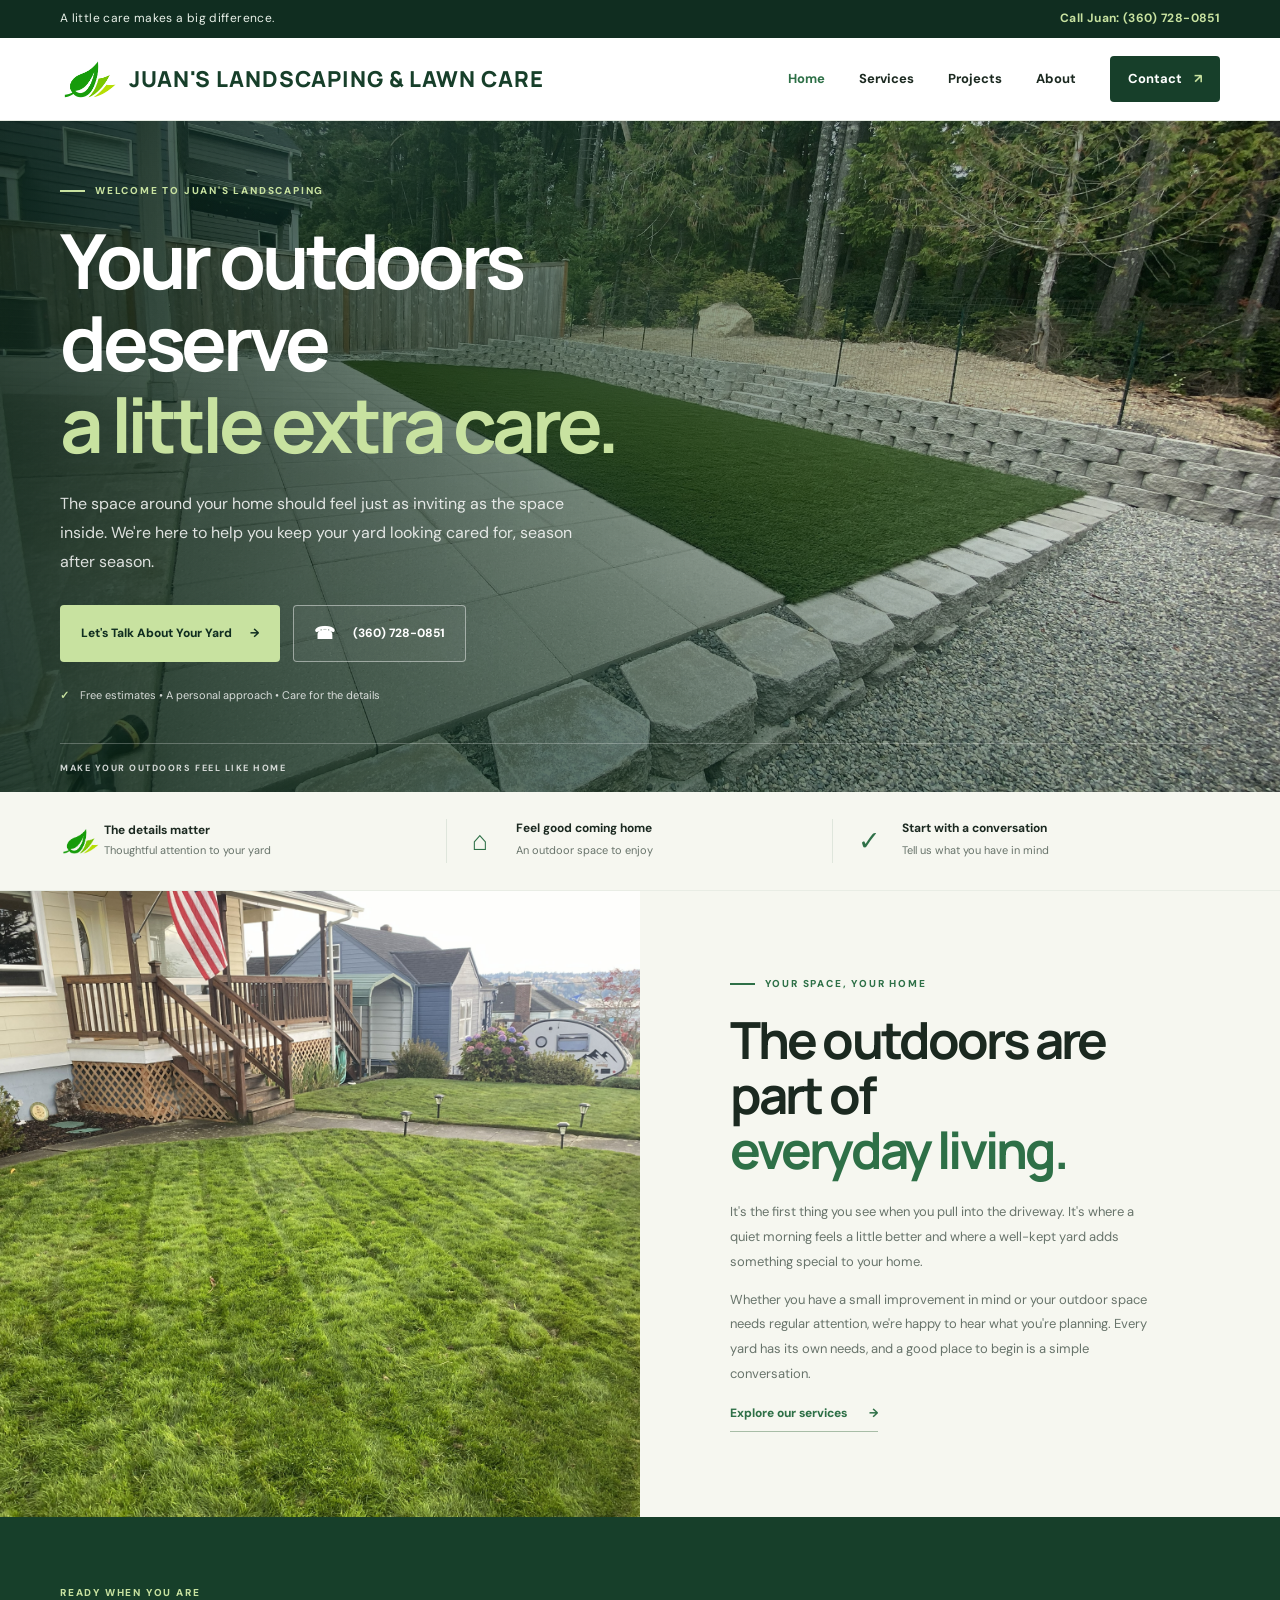
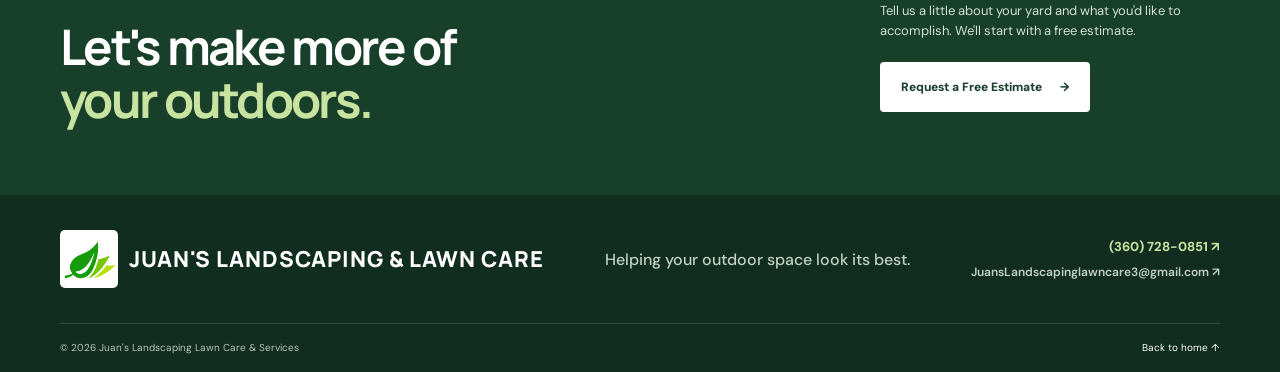
<file: index.html>
<!DOCTYPE html>
<html lang="en">
<head>
  <meta charset="UTF-8">
  <meta name="viewport" content="width=device-width, initial-scale=1.0">
  <meta name="description" content="Make your outdoor space feel like home with Juan's Landscaping & Lawn Care. Thoughtful lawn and landscape care for a welcoming yard. Request a free estimate.">
  <meta name="theme-color" content="#173f2a">
  <link rel="icon" type="image/png" href="images/juan-favicon.png">
  <title>Juan's Landscaping | Make Your Outdoors Feel Like Home</title>
  <link rel="preconnect" href="https://fonts.googleapis.com">
  <link rel="preconnect" href="https://fonts.gstatic.com" crossorigin>
  <link href="https://fonts.googleapis.com/css2?family=DM+Sans:wght@400;500;600;700&family=Manrope:wght@400;500;600;700;800&display=swap" rel="stylesheet">
  <link rel="stylesheet" href="css/style.css?v=20261026-fix3">
  <script src="js/script.js" defer></script>
</head>
<body>
  <!-- TOP BAR -->
  <div class="topbar">
    <div class="container topbar-inner">
      <span>A little care makes a big difference.</span>
      <a href="tel:+13607280851">Call Juan: (360) 728-0851</a>
    </div>
  </div>

  <!-- NAVIGATION -->
  <header class="site-header">
    <div class="container nav-wrap">
      <a class="brand" href="index.html" aria-label="Juan's Landscaping home">
        <img
          src="images/juan-leaves.png"
          alt=""
          class="brand-logo"
          width="52"
          height="52"
        >
        <span class="brand-text">
          <strong>JUAN'S LANDSCAPING &amp; LAWN CARE</strong>
        </span>
      </a>

      <button class="menu-toggle" type="button" aria-label="Open navigation menu" aria-expanded="false">
        <span></span><span></span><span></span>
      </button>

      <nav class="main-nav" aria-label="Main navigation">
        <a href="index.html" aria-current="page">Home</a>
        <a href="services.html">Services</a>
        <a href="projects.html">Projects</a>
        <a href="about.html">About</a>
        <a href="contact.html" class="nav-cta">Contact <span aria-hidden="true">↗</span></a>
      </nav>
    </div>
  </header>

  <main>
    <!-- HERO: A WARM WELCOME, NOT A LIST OF SERVICES -->
    <section class="hero" id="home">
      <div class="hero-shade"></div>
      <div class="container hero-content">
        <p class="eyebrow"><span></span> WELCOME TO JUAN'S LANDSCAPING</p>
        <h1>Your outdoors deserve<br><em>a little extra care.</em></h1>
        <p class="hero-copy">
          The space around your home should feel just as inviting as the space inside.
          We're here to help you keep your yard looking cared for, season after season.
        </p>

        <div class="hero-actions">
          <a class="button button-primary" href="contact.html">
            Let's Talk About Your Yard <span aria-hidden="true">→</span>
          </a>
          <a class="button button-ghost" href="tel:+13607280851">
            <span class="phone-icon" aria-hidden="true">☎</span> (360) 728-0851
          </a>
        </div>

        <div class="hero-note"><span class="checkmark">✓</span> Free estimates • A personal approach • Care for the details</div>
      </div>

      <div class="hero-bottom container">
        <span>MAKE YOUR OUTDOORS FEEL LIKE HOME</span>
      </div>
    </section>

    <!-- THREE SHORT IDEAS, NOT SERVICE CATEGORIES -->
    <section class="trust-strip" aria-label="What matters to us">
      <div class="container trust-grid">
        <div>
          <img src="images/juan-leaves.png" alt="" class="trust-icon trust-logo" aria-hidden="true" width="40" height="40">
          <strong>The details matter</strong>
          <small>Thoughtful attention to your yard</small>
        </div>
        <div>
          <span class="trust-icon" aria-hidden="true">⌂</span>
          <strong>Feel good coming home</strong>
          <small>An outdoor space to enjoy</small>
        </div>
        <div>
          <span class="trust-icon" aria-hidden="true">✓</span>
          <strong>Start with a conversation</strong>
          <small>Tell us what you have in mind</small>
        </div>
      </div>
    </section>

    <!-- EDITORIAL FEATURE: REPLACES THE SIX SERVICE CARDS -->
    <section class="about-section" aria-labelledby="home-story-title">
      <div class="about-image home-story-image" role="img" aria-label="A lush, green landscaped garden"></div>

      <div class="about-content">
        <p class="eyebrow dark-eyebrow"><span></span> YOUR SPACE, YOUR HOME</p>
        <h2 id="home-story-title">The outdoors are part of<br><em>everyday living.</em></h2>

        <p>
          It's the first thing you see when you pull into the driveway.
          It's where a quiet morning feels a little better and where a well-kept
          yard adds something special to your home.
        </p>

        <p>
          Whether you have a small improvement in mind or your outdoor space
          needs regular attention, we're happy to hear what you're planning.
          Every yard has its own needs, and a good place to begin is a simple conversation.
        </p>

        <a class="text-link" href="services.html">
          Explore our services <span aria-hidden="true">→</span>
        </a>
      </div>
    </section>

    <!-- CLOSING INVITATION -->
    <section class="estimate-banner">
      <div class="container estimate-inner">
        <div>
          <p class="eyebrow">READY WHEN YOU ARE</p>
          <h2>Let's make more of<br><em>your outdoors.</em></h2>
        </div>

        <div class="estimate-action">
          <p>Tell us a little about your yard and what you'd like to accomplish. We'll start with a free estimate.</p>
          <a class="button button-light" href="contact.html">
            Request a Free Estimate <span aria-hidden="true">→</span>
          </a>
        </div>
      </div>
    </section>
  </main>

  <!-- FOOTER -->
  <footer class="site-footer">
    <div class="container footer-main">
      <a class="brand footer-brand" href="index.html" aria-label="Juan's Landscaping home">
        <img
          src="images/juan-leaves.png"
          alt=""
          class="brand-logo"
          width="52"
          height="52"
        >
        <span class="brand-text">
          <strong>JUAN'S LANDSCAPING &amp; LAWN CARE</strong>
        </span>
      </a>

      <p>Helping your outdoor space look its best.</p>

<div class="footer-contact">
  <a href="tel:+13607280851" class="footer-phone">
    (360) 728-0851 ↗
  </a>

  <a href="mailto:JuansLandscapinglawncare3@gmail.com" class="footer-email">
    JuansLandscapinglawncare3@gmail.com ↗
  </a>
</div>

</div> <!-- Closes footer-main -->

    <div class="container footer-bottom">
      <span>© <span id="year"></span> Juan's Landscaping Lawn Care &amp; Services</span>
      <a href="index.html">Back to home ↑</a>
    </div>
  </footer>
</body>
</html>
</file>
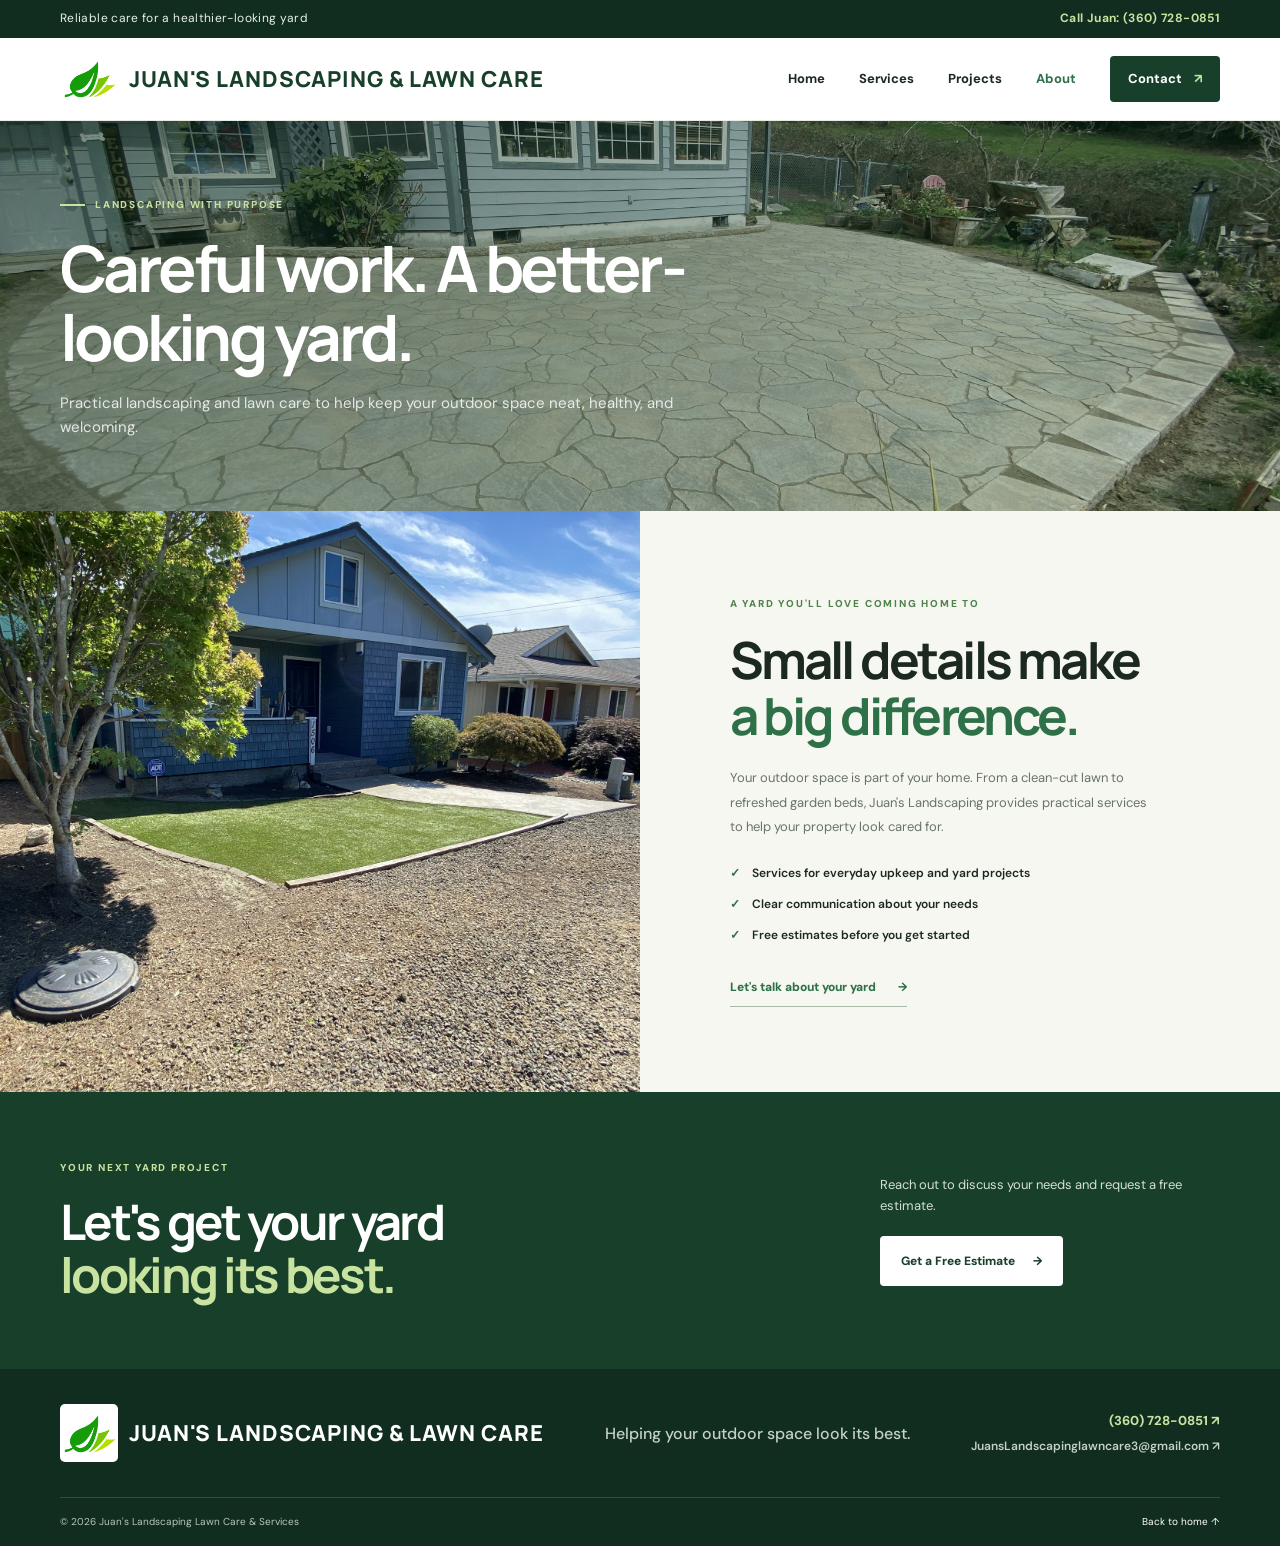
<file: about.html>
<!DOCTYPE html>
<html lang="en">
<head>
  <meta charset="UTF-8">
  <meta name="viewport" content="width=device-width, initial-scale=1.0">
  <meta name="description" content="Learn about Juan's Landscaping and its practical approach to lawn care, property maintenance, and outdoor projects.">
  <meta name="theme-color" content="#173f2a">
  <link rel="icon" type="image/png" href="images/juan-favicon.png">
  <title>About | Juan's Landscaping Lawn Care & Services</title>

  <link rel="preconnect" href="https://fonts.googleapis.com">
  <link rel="preconnect" href="https://fonts.gstatic.com" crossorigin>
  <link href="https://fonts.googleapis.com/css2?family=DM+Sans:wght@400;500;600;700&family=Manrope:wght@400;500;600;700;800&display=swap" rel="stylesheet">

  <link rel="stylesheet" href="css/style.css?v=20261026-fix3">
  <script src="js/script.js" defer></script>
</head>

<body>

  <!-- TOP BAR -->
  <div class="topbar">
    <div class="container topbar-inner">
      <span>Reliable care for a healthier-looking yard</span>
      <a href="tel:+13607280851">Call Juan: (360) 728-0851</a>
    </div>
  </div>

  <!-- NAVIGATION -->
  <header class="site-header">
    <div class="container nav-wrap">

      <!-- Juan's Landscaping logo and business name -->
      <a class="brand" href="index.html" aria-label="Juan's Landscaping home">
        <img
          src="images/juan-leaves.png"
          alt=""
          class="brand-logo"
          width="52"
          height="52"
        >
        <span class="brand-text">
          <strong>JUAN'S LANDSCAPING &amp; LAWN CARE</strong>
        </span>
      </a>

      <button class="menu-toggle" type="button" aria-label="Open navigation menu" aria-expanded="false">
        <span></span>
        <span></span>
        <span></span>
      </button>

      <nav class="main-nav" aria-label="Main navigation">
        <a href="index.html">Home</a>
        <a href="services.html">Services</a>
        <a href="projects.html">Projects</a>
        <a href="about.html" aria-current="page">About</a>
        <a href="contact.html" class="nav-cta">
          Contact <span aria-hidden="true">↗</span>
        </a>
      </nav>

    </div>
  </header>

  <main>

    <!-- PAGE HERO -->
    <section class="page-hero about-hero">
      <div class="container">
        <p class="eyebrow">
          <span></span> LANDSCAPING WITH PURPOSE
        </p>

        <h1>Careful work. A better-looking yard.</h1>

        <p>
          Practical landscaping and lawn care to help keep your outdoor
          space neat, healthy, and welcoming.
        </p>
      </div>
    </section>

    <!-- ABOUT SECTION -->
    <section class="about-section about-page-section" id="about">

      <div
        class="about-image"
        role="img"
        aria-label="Freshly maintained green lawn and landscaped garden">
      </div>

      <div class="about-content">

        <p class="eyebrow">
          A YARD YOU'LL LOVE COMING HOME TO
        </p>

        <h2>
          Small details make<br>
          <em>a big difference.</em>
        </h2>

        <p>
          Your outdoor space is part of your home. From a clean-cut lawn
          to refreshed garden beds, Juan's Landscaping provides practical
          services to help your property look cared for.
        </p>

        <ul class="check-list">
          <li>
            <span>✓</span>
            Services for everyday upkeep and yard projects
          </li>
          <li>
            <span>✓</span>
            Clear communication about your needs
          </li>
          <li>
            <span>✓</span>
            Free estimates before you get started
          </li>
        </ul>

        <a class="text-link" href="contact.html">
          Let's talk about your yard <span>→</span>
        </a>

      </div>
    </section>

    <!-- ESTIMATE BANNER -->
    <section class="estimate-banner">
      <div class="container estimate-inner">

        <div>
          <p class="eyebrow">YOUR NEXT YARD PROJECT</p>

          <h2>
            Let's get your yard<br>
            <em>looking its best.</em>
          </h2>
        </div>

        <div class="estimate-action">
          <p>
            Reach out to discuss your needs and request a free estimate.
          </p>

          <a class="button button-light" href="contact.html">
            Get a Free Estimate
            <span aria-hidden="true">→</span>
          </a>
        </div>

      </div>
    </section>

  </main>

  <!-- FOOTER -->
  <footer class="site-footer">
    <div class="container footer-main">

      <!-- Footer logo and business name -->
      <a class="brand footer-brand" href="index.html" aria-label="Juan's Landscaping home">
        <img
          src="images/juan-leaves.png"
          alt=""
          class="brand-logo"
          width="52"
          height="52"
        >
        <span class="brand-text">
          <strong>JUAN'S LANDSCAPING &amp; LAWN CARE</strong>
        </span>
      </a>

      <p>Helping your outdoor space look its best.</p>

      <div class="footer-contact">
  <a href="tel:+13607280851" class="footer-phone">
    (360) 728-0851 ↗
  </a>

  <a href="mailto:JuansLandscapinglawncare3@gmail.com" class="footer-email">
    JuansLandscapinglawncare3@gmail.com ↗
  </a>
</div>

</div> <!-- Closes footer-main -->

    <div class="container footer-bottom">
      <span>
        © <span id="year"></span>
        Juan's Landscaping Lawn Care &amp; Services
      </span>

      <a href="index.html">Back to home ↑</a>
    </div>
  </footer>

</body>
</html>
</file>
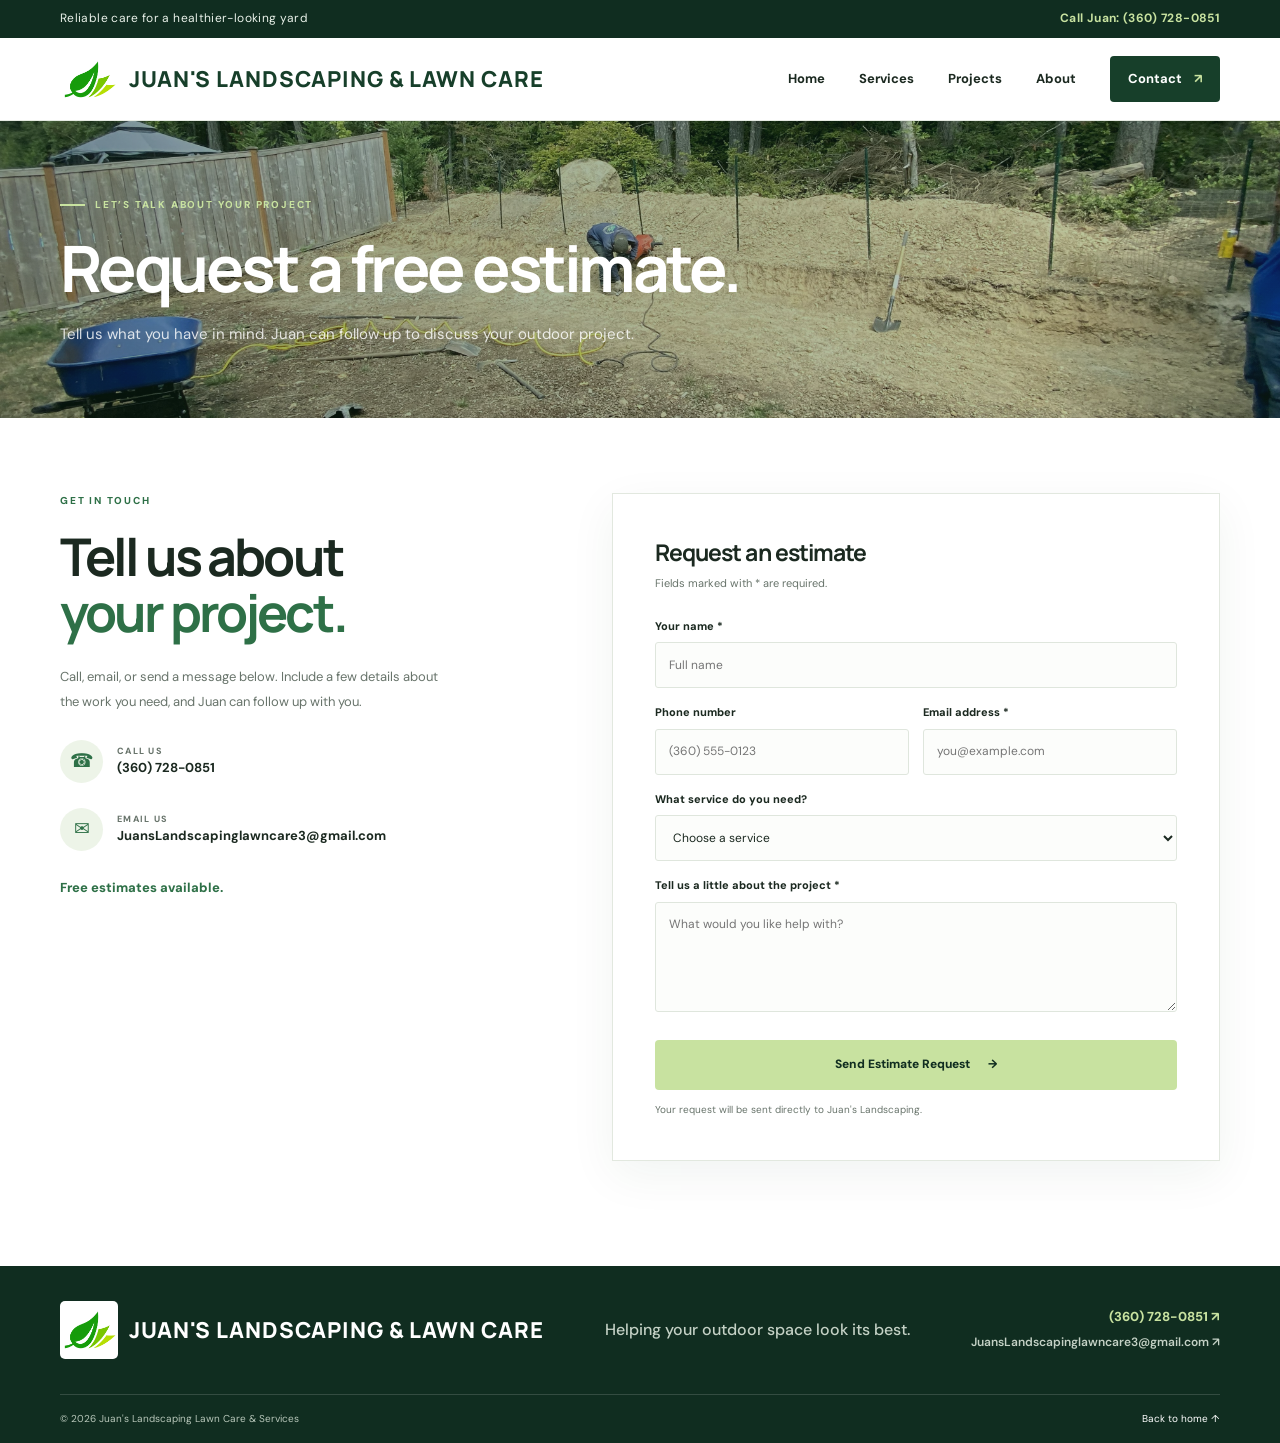
<file: contact.html>
<!DOCTYPE html>
<html lang="en">
<head>
  <meta charset="UTF-8">
  <meta name="viewport" content="width=device-width, initial-scale=1.0">
  <meta name="description" content="Contact Juan's Landscaping to discuss lawn care, landscape maintenance, or your next outdoor project and request a free estimate.">
  <meta name="theme-color" content="#173f2a">
  <link rel="icon" type="image/png" href="images/juan-favicon.png">
  <title>Request a Free Estimate | Juan's Landscaping</title>
  <link rel="preconnect" href="https://fonts.googleapis.com">
  <link rel="preconnect" href="https://fonts.gstatic.com" crossorigin>
  <link href="https://fonts.googleapis.com/css2?family=DM+Sans:wght@400;500;600;700&family=Manrope:wght@400;500;600;700;800&display=swap" rel="stylesheet">
  <link rel="stylesheet" href="css/style.css?v=20261026-fix3">
  <script src="js/script.js" defer></script>
</head>
<body>
  <div class="topbar">
    <div class="container topbar-inner">
      <span>Reliable care for a healthier-looking yard</span>
      <a href="tel:+13607280851">Call Juan: (360) 728-0851</a>
    </div>
  </div>

  <header class="site-header">
    <div class="container nav-wrap">
      <a class="brand" href="index.html" aria-label="Juan's Landscaping home">
        <img
          src="images/juan-leaves.png"
          alt=""
          class="brand-logo"
          width="52"
          height="52"
        >
        <span class="brand-text">
          <strong>JUAN'S LANDSCAPING &amp; LAWN CARE</strong>
        </span>
      </a>

      <button class="menu-toggle" type="button" aria-label="Open navigation menu" aria-expanded="false">
        <span></span><span></span><span></span>
      </button>

      <nav class="main-nav" aria-label="Main navigation">
        <a href="index.html">Home</a>
        <a href="services.html">Services</a>
        <a href="projects.html">Projects</a>
        <a href="about.html">About</a>
        <a href="contact.html" class="nav-cta" aria-current="page">Contact <span aria-hidden="true">↗</span></a>
      </nav>
    </div>
  </header>

  <main>
    <section class="page-hero contact-hero">
      <div class="container">
        <p class="eyebrow"><span></span> LET’S TALK ABOUT YOUR PROJECT</p>
        <h1>Request a free estimate.</h1>
        <p>Tell us what you have in mind. Juan can follow up to discuss your outdoor project.</p>
      </div>
    </section>

    <section class="section contact-section page-contact" id="contact">
      <div class="container contact-grid">
        <div class="contact-intro">
          <p class="eyebrow dark-eyebrow">GET IN TOUCH</p>
          <h2>Tell us about<br><em>your project.</em></h2>
          <p>Call, email, or send a message below. Include a few details about the work you need, and Juan can follow up with you.</p>

          <div class="contact-detail">
            <span class="detail-icon">☎</span>
            <div>
              <small>CALL US</small>
              <a href="tel:+13607280851">(360) 728-0851</a>
            </div>
          </div>

          <div class="contact-detail">
            <span class="detail-icon">✉</span>
            <div>
              <small>EMAIL US</small>
              <a href="mailto:JuansLandscapinglawncare3@gmail.com">JuansLandscapinglawncare3@gmail.com</a>
            </div>
          </div>

          <p class="contact-note">Free estimates available.</p>
        </div>

        <form
  class="contact-form"
  id="estimate-form"
  action="https://formspree.io/f/xljjbzbv"
  method="POST"
>
          <h3>Request an estimate</h3>
          <p>Fields marked with * are required.</p>

          <label for="name">Your name *</label>
          <input id="name" name="name" type="text" placeholder="Full name" autocomplete="name" required>

          <div class="form-row">
            <div>
              <label for="phone">Phone number</label>
              <input id="phone" name="phone" type="tel" placeholder="(360) 555-0123" autocomplete="tel">
            </div>
            <div>
              <label for="email">Email address *</label>
              <input id="email" name="email" type="email" placeholder="you@example.com" autocomplete="email" required>
            </div>
          </div>

          <label for="service">What service do you need?</label>
          <select id="service" name="service">
            <option value="">Choose a service</option>
            <option>Lawn mowing and lawn care</option>
            <option>Landscape maintenance</option>
            <option>Tree trimming and pruning</option>
            <option>Mulch or gravel installation</option>
            <option>Lawn seeding or repair</option>
            <option>Roof or gutter cleaning</option>
            <option>Planting</option>
            <option>Pressure washing</option>
            <option>Other / not sure yet</option>
          </select>

          <label for="message">Tell us a little about the project *</label>
          <textarea id="message" name="message" rows="4" placeholder="What would you like help with?" required></textarea>

          <button class="button button-primary form-submit" type="submit">
  Send Estimate Request <span aria-hidden="true">→</span>
</button>

          <p class="form-status" id="form-status" aria-live="polite">
  Your request will be sent directly to Juan's Landscaping.
</p>
        </form>
      </div>
    </section>
  </main>

  <footer class="site-footer">
    <div class="container footer-main">
      <a class="brand footer-brand" href="index.html" aria-label="Juan's Landscaping home">
        <img
          src="images/juan-leaves.png"
          alt=""
          class="brand-logo"
          width="52"
          height="52"
        >
        <span class="brand-text">
          <strong>JUAN'S LANDSCAPING &amp; LAWN CARE</strong>
        </span>
      </a>

      <p>Helping your outdoor space look its best.</p>
      <div class="footer-contact">
  <a href="tel:+13607280851" class="footer-phone">
    (360) 728-0851 ↗
  </a>

  <a href="mailto:JuansLandscapinglawncare3@gmail.com" class="footer-email">
    JuansLandscapinglawncare3@gmail.com ↗
  </a>
</div>

</div> <!-- Closes footer-main -->

    <div class="container footer-bottom">
      <span>© <span id="year"></span> Juan's Landscaping Lawn Care &amp; Services</span>
      <a href="index.html">Back to home ↑</a>
    </div>
  </footer>
</body>
</html>
</file>
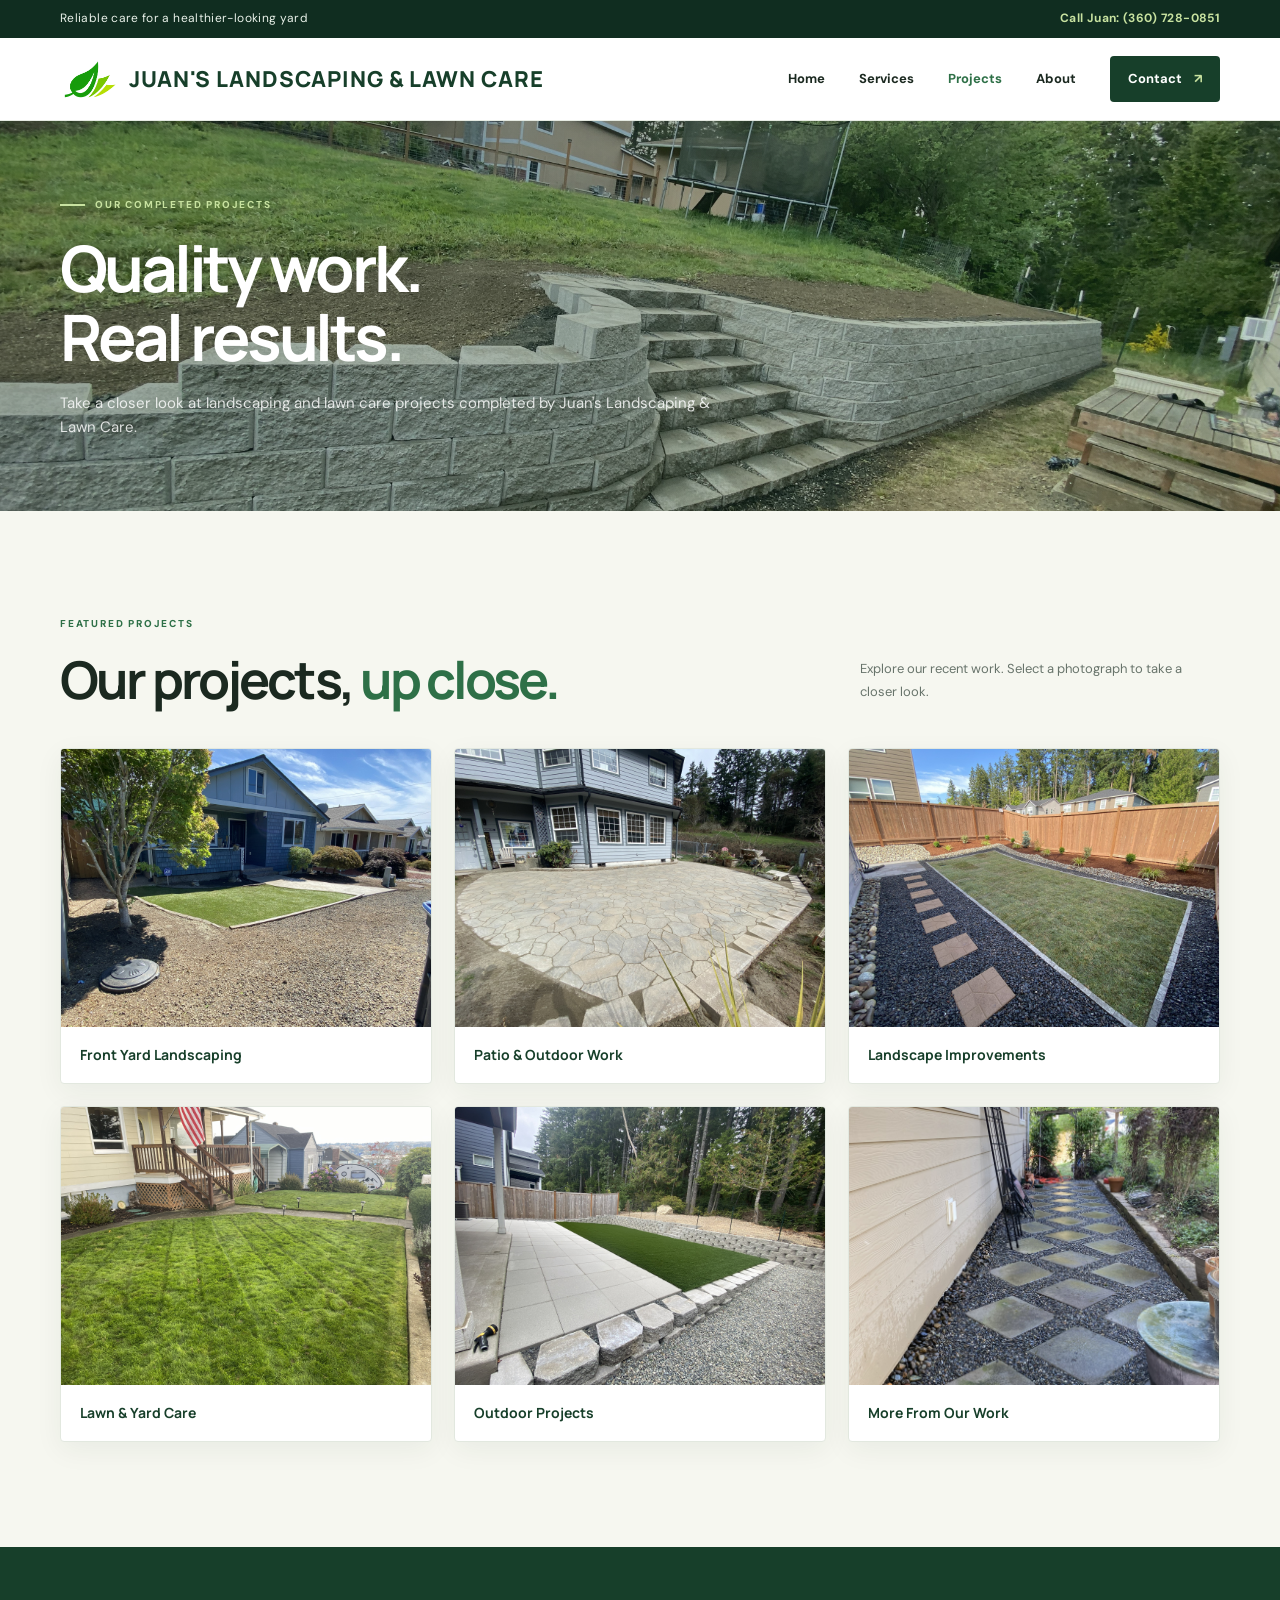
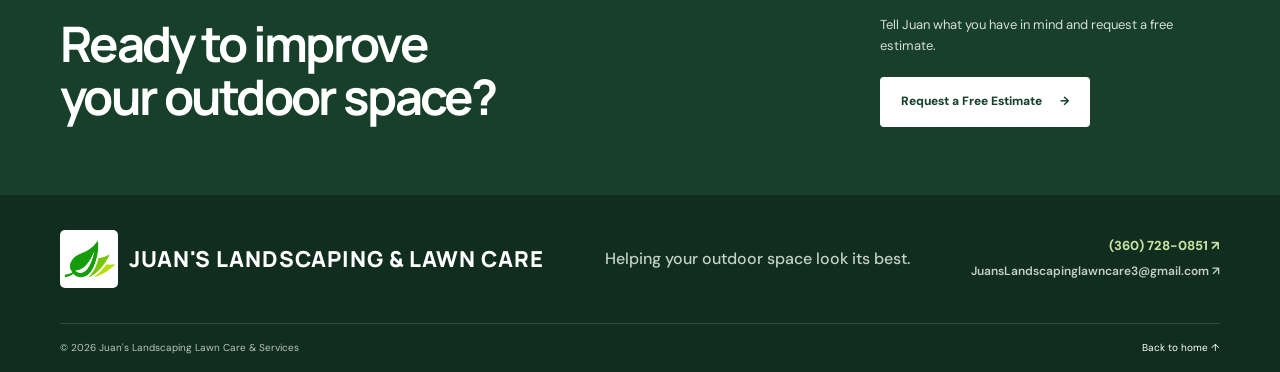
<file: projects.html>
<!DOCTYPE html>
<html lang="en">
<head>
  <meta charset="UTF-8">
  <meta name="viewport" content="width=device-width, initial-scale=1.0">
  <meta name="description" content="Explore completed landscaping, lawn care, and outdoor projects by Juan's Landscaping & Lawn Care. Request a free estimate for your yard.">
  <meta name="theme-color" content="#173f2a">
  <link rel="icon" type="image/png" href="images/juan-favicon.png">

  <title>Our Projects | Juan's Landscaping</title>

  <link rel="preconnect" href="https://fonts.googleapis.com">
  <link rel="preconnect" href="https://fonts.gstatic.com" crossorigin>
  <link href="https://fonts.googleapis.com/css2?family=DM+Sans:wght@400;500;600;700&family=Manrope:wght@400;500;600;700;800&display=swap" rel="stylesheet">

  <link rel="stylesheet" href="css/style.css?v=20261027-projects">
  <script src="js/script.js" defer></script>
</head>

<body>

  <!-- Top Bar -->
  <div class="topbar">
    <div class="container topbar-inner">
      <span>Reliable care for a healthier-looking yard</span>
      <a href="tel:+13607280851">Call Juan: (360) 728-0851</a>
    </div>
  </div>

  <!-- Navigation -->
  <header class="site-header">
    <div class="container nav-wrap">

      <a class="brand" href="index.html" aria-label="Juan's Landscaping home">
        <img
          src="images/juan-leaves.png"
          alt=""
          class="brand-logo"
          width="52"
          height="52"
        >
        <span class="brand-text">
          <strong>JUAN'S LANDSCAPING &amp; LAWN CARE</strong>
        </span>
      </a>

      <button class="menu-toggle" type="button" aria-label="Open navigation menu" aria-expanded="false">
        <span></span><span></span><span></span>
      </button>

      <nav class="main-nav" aria-label="Main navigation">
        <a href="index.html">Home</a>
        <a href="services.html">Services</a>
        <a href="projects.html" aria-current="page">Projects</a>
        <a href="about.html">About</a>
        <a href="contact.html" class="nav-cta">Contact <span aria-hidden="true">↗</span></a>
      </nav>

    </div>
  </header>

  <main>

    <!-- Projects Hero -->
    <section class="page-hero photos-hero">
      <div class="container">
        <p class="eyebrow">
          <span></span> OUR COMPLETED PROJECTS
        </p>

        <h1>Quality work.<br>Real results.</h1>

        <p>
          Take a closer look at landscaping and lawn care projects
          completed by Juan's Landscaping &amp; Lawn Care.
        </p>
      </div>
    </section>

    <!-- Projects Gallery -->
    <section class="section photos-section" aria-labelledby="photos-heading">
      <div class="container">

        <div class="photos-heading">
          <div>
            <p class="eyebrow dark-eyebrow">FEATURED PROJECTS</p>
            <h2 id="photos-heading">Our projects, <em>up close.</em></h2>
          </div>

          <p>
            Explore our recent work. Select a photograph to take
            a closer look.
          </p>
        </div>

        <div class="photos-grid">

          <!-- Project 1 -->
          <button class="photo-card" type="button" aria-label="View front yard landscaping photo">
            <span class="photo-frame">
              <img
                src="images/job2.jpg"
                alt="Residential lawn and landscaped front yard"
                loading="lazy"
              >
            </span>
            <span class="photo-caption">Front Yard Landscaping</span>
          </button>

          <!-- Project 2 -->
          <button class="photo-card" type="button" aria-label="View patio project photo">
            <span class="photo-frame">
              <img
                src="images/backroundphotojob3.jpg"
                alt="Outdoor patio and paving project"
                loading="lazy"
              >
            </span>
            <span class="photo-caption">Patio &amp; Outdoor Work</span>
          </button>

          <!-- Project 3 -->
          <button class="photo-card" type="button" aria-label="View landscape project photo">
            <span class="photo-frame">
              <img
                src="images/backroundphotojob2.jpg"
                alt="Landscaping and lawn project"
                loading="lazy"
              >
            </span>
            <span class="photo-caption">Landscape Improvements</span>
          </button>

          <!-- Project 4 -->
          <button class="photo-card" type="button" aria-label="View lawn care project photo">
            <span class="photo-frame">
              <img
                src="images/job1.jpg"
                alt="Residential landscaping project"
                loading="lazy"
              >
            </span>
            <span class="photo-caption">Lawn &amp; Yard Care</span>
          </button>

          <!-- Project 5 -->
          <button class="photo-card" type="button" aria-label="View outdoor project photo">
            <span class="photo-frame">
              <img
                src="images/backroundphotojob.jpg"
                alt="Juan's Landscaping outdoor project"
                loading="lazy"
              >
            </span>
            <span class="photo-caption">Outdoor Projects</span>
          </button>

          <!-- Project 6 -->
          <button class="photo-card" type="button" aria-label="View another landscaping project photo">
            <span class="photo-frame">
              <img
                src="images/job3.jpg"
                alt="Another landscaping project by Juan's Landscaping"
                loading="lazy"
              >
            </span>
            <span class="photo-caption">More From Our Work</span>
          </button>

        </div>
      </div>
    </section>

    <!-- Estimate Banner -->
    <section class="estimate-banner">
      <div class="container estimate-inner">

        <h2>Ready to improve<br>your outdoor space?</h2>

        <div class="estimate-action">
          <p>
            Tell Juan what you have in mind and request a free estimate.
          </p>

          <a class="button button-light" href="contact.html">
            Request a Free Estimate <span aria-hidden="true">→</span>
          </a>
        </div>

      </div>
    </section>

  </main>

  <!-- Expanded Photo Viewer -->
  <dialog class="photo-lightbox" id="photo-lightbox" aria-label="Expanded project photograph">
    <button class="photo-lightbox-close" type="button" aria-label="Close photo">×</button>
    <img id="photo-lightbox-image" alt="">
    <p id="photo-lightbox-caption"></p>
  </dialog>

  <!-- Footer -->
  <footer class="site-footer">

    <div class="container footer-main">

      <a class="brand footer-brand" href="index.html" aria-label="Juan's Landscaping home">
        <img
          src="images/juan-leaves.png"
          alt=""
          class="brand-logo"
          width="52"
          height="52"
        >

        <span class="brand-text">
          <strong>JUAN'S LANDSCAPING &amp; LAWN CARE</strong>
        </span>
      </a>

      <p>Helping your outdoor space look its best.</p>

      <div class="footer-contact">
        <a href="tel:+13607280851" class="footer-phone">
          (360) 728-0851 ↗
        </a>

        <a href="mailto:JuansLandscapinglawncare3@gmail.com" class="footer-email">
          JuansLandscapinglawncare3@gmail.com ↗
        </a>
      </div>

    </div>

    <div class="container footer-bottom">
      <span>
        © <span id="year"></span> Juan's Landscaping Lawn Care &amp; Services
      </span>

      <a href="index.html">Back to home ↑</a>
    </div>

  </footer>

</body>
</html>
</file>
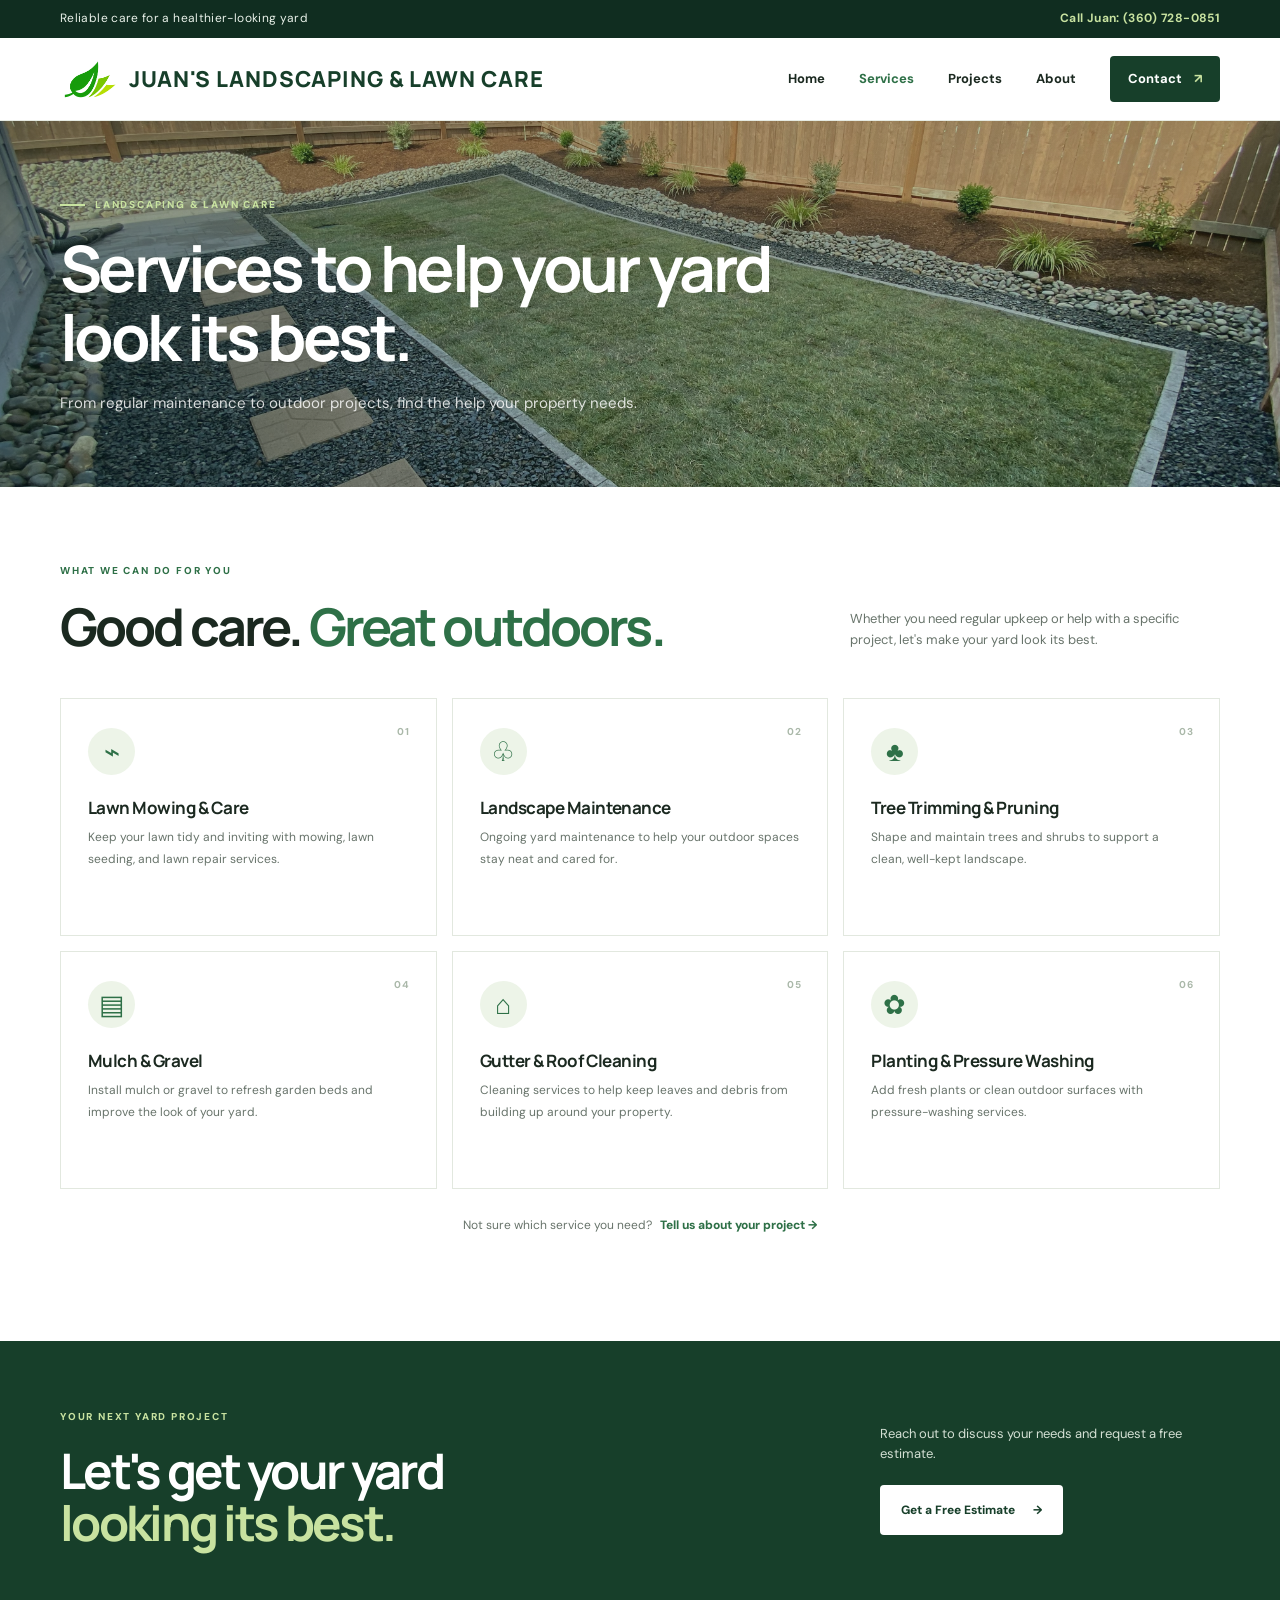
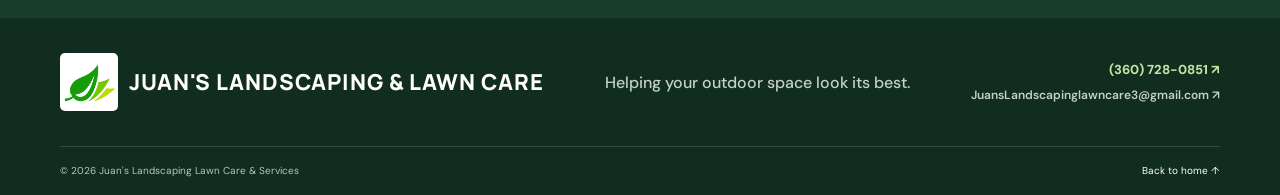
<file: services.html>
<!DOCTYPE html>
<html lang="en">
<head>
  <meta charset="UTF-8">
  <meta name="viewport" content="width=device-width, initial-scale=1.0">
  <meta name="description" content="Explore lawn care, landscape maintenance, tree trimming, mulch and gravel installation, gutter cleaning, planting, and pressure washing services.">
  <meta name="theme-color" content="#173f2a">
  <link rel="icon" type="image/png" href="images/juan-favicon.png">

  <title>Landscaping Services | Juan's Landscaping</title>

  <link rel="preconnect" href="https://fonts.googleapis.com">
  <link rel="preconnect" href="https://fonts.gstatic.com" crossorigin>
  <link href="https://fonts.googleapis.com/css2?family=DM+Sans:wght@400;500;600;700&family=Manrope:wght@400;500;600;700;800&display=swap" rel="stylesheet">

  <link rel="stylesheet" href="css/style.css?v=20261026-fix3">
  <script src="js/script.js" defer></script>
</head>

<body>

  <!-- TOP BAR -->
  <div class="topbar">
    <div class="container topbar-inner">
      <span>Reliable care for a healthier-looking yard</span>
      <a href="tel:+13607280851">Call Juan: (360) 728-0851</a>
    </div>
  </div>

  <!-- NAVIGATION -->
  <header class="site-header">
    <div class="container nav-wrap">

      <!-- Juan's Landscaping logo and business name -->
      <a class="brand" href="index.html" aria-label="Juan's Landscaping home">
        <img
          src="images/juan-leaves.png"
          alt=""
          class="brand-logo"
          width="52"
          height="52"
        >
        <span class="brand-text">
          <strong>JUAN'S LANDSCAPING &amp; LAWN CARE</strong>
        </span>
      </a>

      <button class="menu-toggle" type="button" aria-label="Open navigation menu" aria-expanded="false">
        <span></span>
        <span></span>
        <span></span>
      </button>

      <nav class="main-nav" aria-label="Main navigation">
        <a href="index.html">Home</a>
        <a href="services.html" aria-current="page">Services</a>
        <a href="projects.html">Projects</a>
        <a href="about.html">About</a>
        <a href="contact.html" class="nav-cta">
          Contact <span aria-hidden="true">↗</span>
        </a>
      </nav>

    </div>
  </header>

  <main>

    <!-- PAGE HERO -->
    <section class="page-hero">
      <div class="container">
        <p class="eyebrow">
          <span></span> LANDSCAPING &amp; LAWN CARE
        </p>

        <h1>Services to help your yard look its best.</h1>

        <p>
          From regular maintenance to outdoor projects, find the help
          your property needs.
        </p>
      </div>
    </section>

    <!-- SERVICES SECTION -->
    <section class="section services-section page-services" id="services">
      <div class="container">

        <div class="section-heading">
          <div>
            <p class="eyebrow dark-eyebrow">
              WHAT WE CAN DO FOR YOU
            </p>

            <h2>Good care. <em>Great outdoors.</em></h2>
          </div>

          <p>
            Whether you need regular upkeep or help with a specific
            project, let's make your yard look its best.
          </p>
        </div>

        <!-- SERVICE CARDS -->
        <div class="service-grid">

          <article class="service-card">
            <div class="service-number">01</div>
            <div class="service-symbol" aria-hidden="true">⌁</div>
            <h3>Lawn Mowing &amp; Care</h3>
            <p>
              Keep your lawn tidy and inviting with mowing,
              lawn seeding, and lawn repair services.
            </p>
          </article>

          <article class="service-card">
            <div class="service-number">02</div>
            <div class="service-symbol" aria-hidden="true">♧</div>
            <h3>Landscape Maintenance</h3>
            <p>
              Ongoing yard maintenance to help your outdoor
              spaces stay neat and cared for.
            </p>
          </article>

          <article class="service-card">
            <div class="service-number">03</div>
            <div class="service-symbol" aria-hidden="true">♣</div>
            <h3>Tree Trimming &amp; Pruning</h3>
            <p>
              Shape and maintain trees and shrubs to support
              a clean, well-kept landscape.
            </p>
          </article>

          <article class="service-card">
            <div class="service-number">04</div>
            <div class="service-symbol" aria-hidden="true">▤</div>
            <h3>Mulch &amp; Gravel</h3>
            <p>
              Install mulch or gravel to refresh garden beds
              and improve the look of your yard.
            </p>
          </article>

          <article class="service-card">
            <div class="service-number">05</div>
            <div class="service-symbol" aria-hidden="true">⌂</div>
            <h3>Gutter &amp; Roof Cleaning</h3>
            <p>
              Cleaning services to help keep leaves and debris
              from building up around your property.
            </p>
          </article>

          <article class="service-card">
            <div class="service-number">06</div>
            <div class="service-symbol" aria-hidden="true">✿</div>
            <h3>Planting &amp; Pressure Washing</h3>
            <p>
              Add fresh plants or clean outdoor surfaces
              with pressure-washing services.
            </p>
          </article>

        </div>

        <p class="service-footnote">
          Not sure which service you need?
          <a href="contact.html">Tell us about your project →</a>
        </p>

      </div>
    </section>

    <!-- ESTIMATE BANNER -->
    <section class="estimate-banner">
      <div class="container estimate-inner">

        <div>
          <p class="eyebrow">YOUR NEXT YARD PROJECT</p>

          <h2>
            Let's get your yard<br>
            <em>looking its best.</em>
          </h2>
        </div>

        <div class="estimate-action">
          <p>
            Reach out to discuss your needs and request
            a free estimate.
          </p>

          <a class="button button-light" href="contact.html">
            Get a Free Estimate
            <span aria-hidden="true">→</span>
          </a>
        </div>

      </div>
    </section>

  </main>

  <!-- FOOTER -->
  <footer class="site-footer">
    <div class="container footer-main">

      <!-- Footer logo and business name -->
      <a class="brand footer-brand" href="index.html" aria-label="Juan's Landscaping home">
        <img
          src="images/juan-leaves.png"
          alt=""
          class="brand-logo"
          width="52"
          height="52"
        >
        <span class="brand-text">
          <strong>JUAN'S LANDSCAPING &amp; LAWN CARE</strong>
        </span>
      </a>

      <p>Helping your outdoor space look its best.</p>

      <div class="footer-contact">
  <a href="tel:+13607280851" class="footer-phone">
    (360) 728-0851 ↗
  </a>

  <a href="mailto:JuansLandscapinglawncare3@gmail.com" class="footer-email">
    JuansLandscapinglawncare3@gmail.com ↗
  </a>
</div>

</div> <!-- Closes footer-main -->

    <div class="container footer-bottom">
      <span>
        © <span id="year"></span>
        Juan's Landscaping Lawn Care &amp; Services
      </span>

      <a href="index.html">Back to home ↑</a>
    </div>
  </footer>

</body>
</html>
</file>
<file: css/style.css>
:root {
  --forest: #173f2a;
  --forest-deep: #102d20;
  --green: #2e7047;
  --lime: #c8e2a0;
  --cream: #f6f7f0;
  --white: #fff;
  --ink: #1b2920;
  --muted: #68746b;
  --line: #e2e8df;
  --shadow: 0 18px 50px rgba(17, 44, 28, .10);
}
* { box-sizing: border-box; }
html { scroll-behavior: smooth; scroll-padding-top: 90px; }
body { margin: 0; color: var(--ink); font-family: "DM Sans", sans-serif; line-height: 1.6; }
a { color: inherit; text-decoration: none; }
button, input, select, textarea { font: inherit; }
.container { width: min(1160px, calc(100% - 48px)); margin-inline: auto; }
.topbar { background: var(--forest-deep); color: #e9f1e9; font-size: 12px; letter-spacing: .03em; }
.topbar-inner { min-height: 38px; display: flex; align-items: center; justify-content: space-between; gap: 20px; }
.topbar a { font-weight: 700; color: var(--lime); }
.site-header { position: sticky; top: 0; z-index: 10; background: rgba(255,255,255,.96); backdrop-filter: blur(12px); border-bottom: 1px solid rgba(226,232,223,.85); }
.nav-wrap { display: flex; justify-content: space-between; align-items: center; min-height: 82px; gap: 24px; }
.brand { display: inline-flex; align-items: center; gap: 11px; color: var(--forest); }
.brand-mark { display: grid; place-items: center; width: 43px; height: 43px; border-radius: 50%; color: var(--white); background: var(--green); font-size: 28px; line-height: 1; }
.brand-text { display: flex; flex-direction: column; line-height: 1.15; }
.brand-text strong { font: 800 22px/1 "Manrope", sans-serif; letter-spacing: .04em; }
.brand-text small { margin-top: 6px; font-size: 9px; letter-spacing: .13em; font-weight: 700; }
.main-nav { display: flex; align-items: center; gap: 34px; font-size: 13px; font-weight: 700; }
.main-nav > a:not(.nav-cta) { transition: color .2s; }
.main-nav > a:not(.nav-cta):hover { color: var(--green); }
.nav-cta { background: var(--forest); color: white; padding: 13px 18px; border-radius: 4px; }
.nav-cta span { margin-left: 9px; color: var(--lime); }
.menu-toggle { display: none; border: 0; background: transparent; padding: 8px; }
.menu-toggle span { display: block; width: 24px; height: 2px; margin: 5px; background: var(--forest); }
.hero { min-height: 640px; position: relative; display: flex; align-items: center; color: white; background: #264a32 url("../images/backroundphotojob.jpg") center 54%/cover no-repeat; overflow: hidden; }
.hero-shade {
  position: absolute;
  inset: 0;
  background:
    linear-gradient(
      90deg,
      rgba(11,37,23,.80) 0%,
      rgba(15,48,29,.55) 45%,
      rgba(17,48,29,.08) 100%
    ),
    linear-gradient(
      0deg,
      rgba(12,34,20,.25),
      transparent 35%
    );
}
.hero-content { position: relative; z-index: 1; padding-top: 62px; padding-bottom: 88px; }
.eyebrow { margin: 0 0 20px; display: flex; align-items: center; gap: 10px; color: var(--lime); font-size: 10px; font-weight: 800; letter-spacing: .18em; }
.eyebrow > span { display: inline-block; width: 25px; height: 2px; background: var(--lime); }
.hero h1, h2 { font-family: "Manrope", sans-serif; font-weight: 700; letter-spacing: -.055em; line-height: 1.08; }
.hero h1 { max-width: 700px; margin: 0; font-size: clamp(43px, 6.4vw, 76px); }
h1 em, h2 em { font-style: normal; color: var(--lime); }
.hero-copy { max-width: 540px; margin: 25px 0 28px; color: rgba(255,255,255,.84); font-size: 16px; line-height: 1.8; }
.hero-actions { display: flex; flex-wrap: wrap; gap: 13px; }
.button { min-height: 50px; padding: 14px 20px; border: 1px solid transparent; border-radius: 4px; display: inline-flex; align-items: center; justify-content: center; gap: 18px; font-size: 12px; font-weight: 800; cursor: pointer; transition: transform .2s, background .2s; }
.button:hover { transform: translateY(-2px); }
.button-primary { background: var(--lime); color: var(--forest-deep); }
.button-primary:hover { background: #d8edb8; }
.button-ghost { color: white; border-color: rgba(255,255,255,.45); background: rgba(255,255,255,.05); }
.button-ghost:hover { background: rgba(255,255,255,.14); }
.phone-icon { font-size: 17px; }
.hero-note { margin-top: 25px; color: rgba(255,255,255,.8); font-size: 11px; }
.checkmark { color: var(--lime); font-weight: 800; margin-right: 8px; }
.hero-bottom { position: absolute; bottom: 0; left: 0; right: 0; display: flex; align-items: center; gap: 18px; padding-top: 17px; padding-bottom: 17px; border-top: 1px solid rgba(255,255,255,.25); color: rgba(255,255,255,.8); font-size: 9px; letter-spacing: .17em; font-weight: 700; }
.hero-line { height: 1px; flex: 1; background: rgba(255,255,255,.35); }
.trust-strip { background: var(--cream); border-bottom: 1px solid #e9ede5; }
.trust-grid { display: grid; grid-template-columns: repeat(3, 1fr); padding-top: 27px; padding-bottom: 27px; }
.trust-grid > div { display: grid; grid-template-columns: 44px 1fr; grid-template-rows: auto auto; align-content: center; padding: 0 25px; border-right: 1px solid #dfe6dc; }
.trust-grid > div:first-child { padding-left: 0; }
.trust-grid > div:last-child { border: 0; }
.trust-icon { grid-row: span 2; color: var(--green); font-size: 27px; align-self: center; }
.trust-grid strong { font-size: 12px; }
.trust-grid small { color: var(--muted); font-size: 11px; }
.section { padding: 105px 0; }
.services-section { background: white; }
.section-heading { display: flex; justify-content: space-between; align-items: end; gap: 40px; margin-bottom: 43px; }
.dark-eyebrow { color: var(--green); }
.dark-eyebrow > span { background: var(--green); }
.section-heading h2, .contact-intro h2 { margin: 0; font-size: clamp(36px, 4.3vw, 52px); }
.section-heading h2 em, .contact-intro h2 em, .about-content h2 em { color: var(--green); }
.section-heading > p { max-width: 370px; margin: 0 0 5px; color: var(--muted); font-size: 13px; }
.service-grid { display: grid; grid-template-columns: repeat(3, 1fr); gap: 15px; }
.service-card { position: relative; min-height: 238px; padding: 29px 27px; border: 1px solid var(--line); background: white; transition: box-shadow .25s, transform .25s, border-color .25s; }
.service-card:hover { transform: translateY(-4px); border-color: #c6d8c5; box-shadow: var(--shadow); }
.service-number { position: absolute; top: 25px; right: 25px; color: #aab8a9; font-size: 10px; font-weight: 700; letter-spacing: .12em; }
.service-symbol { display: grid; place-items: center; width: 47px; height: 47px; border-radius: 50%; background: #edf4e8; color: var(--green); font-size: 27px; }
.service-card h3 { margin: 21px 0 8px; font: 700 17px "Manrope", sans-serif; letter-spacing: -.03em; }
.service-card p { margin: 0; color: var(--muted); font-size: 12px; line-height: 1.8; }
.service-footnote { margin: 27px 0 0; text-align: center; color: var(--muted); font-size: 12px; }
.service-footnote a { color: var(--green); font-weight: 800; margin-left: 5px; }
.about-section { display: grid; grid-template-columns: 1fr 1fr; background: var(--cream); }
.about-image { min-height: 540px; background: url("https://images.unsplash.com/photo-1600585154340-be6161a56a0c?auto=format&fit=crop&w=1200&q=85") center/cover no-repeat; }
.about-content { align-self: center; max-width: 600px; padding: 85px clamp(35px, 7vw, 110px); }
.about-content h2 { margin: 0 0 23px; font-size: clamp(37px, 4vw, 52px); }
.about-content > p:not(.eyebrow) { color: var(--muted); font-size: 13px; line-height: 1.9; }
.check-list { list-style: none; padding: 0; margin: 24px 0 28px; }
.check-list li { display: flex; gap: 12px; margin: 12px 0; font-size: 12px; font-weight: 600; }
.check-list li span { color: var(--green); font-weight: 900; }
.text-link { display: inline-flex; gap: 22px; color: var(--green); font-size: 12px; font-weight: 800; border-bottom: 1px solid #a8bda7; padding-bottom: 8px; }
.estimate-banner { padding: 68px 0; background: var(--forest); color: white; }
.estimate-inner { display: flex; justify-content: space-between; align-items: center; gap: 35px; }
.estimate-inner h2 { margin: 0; font-size: clamp(34px, 4.2vw, 49px); }
.estimate-action { max-width: 340px; }
.estimate-action p { margin: 0 0 20px; color: #d4e0d4; font-size: 13px; }
.button-light { color: var(--forest); background: white; }
.button-light:hover { background: var(--lime); }
.contact-section { background: #fff; }
.contact-grid { display: grid; grid-template-columns: .85fr 1.15fr; gap: clamp(45px, 8vw, 110px); align-items: start; }
.contact-intro h2 { margin-bottom: 24px; }
.contact-intro > p:not(.eyebrow) { max-width: 390px; color: var(--muted); font-size: 13px; line-height: 1.9; }
.contact-detail { display: flex; align-items: center; gap: 14px; margin-top: 25px; }
.detail-icon { display: grid; place-items: center; width: 43px; height: 43px; border-radius: 50%; background: #edf4e8; color: var(--green); font-size: 19px; }
.contact-detail div { display: flex; flex-direction: column; }
.contact-detail small { color: var(--muted); font-size: 9px; font-weight: 800; letter-spacing: .14em; }
.contact-detail a { font-size: 13px; font-weight: 700; }
.contact-note { margin-top: 25px; color: var(--green) !important; font-weight: 800; }
.contact-form { padding: clamp(25px, 4vw, 42px); border: 1px solid var(--line); box-shadow: 0 14px 45px rgba(23,63,42,.06); }
.contact-form h3 { margin: 0; font: 700 23px "Manrope", sans-serif; letter-spacing: -.04em; }
.contact-form > p { margin: 7px 0 25px; color: var(--muted); font-size: 11px; }
.contact-form label { display: block; margin: 16px 0 7px; font-size: 11px; font-weight: 800; }
.contact-form input, .contact-form select, .contact-form textarea { width: 100%; min-height: 46px; padding: 12px 13px; border: 1px solid #dfe6dd; border-radius: 3px; background: #fcfdfb; color: var(--ink); outline: none; font-size: 12px; }
.contact-form textarea { resize: vertical; min-height: 110px; }
.contact-form input:focus, .contact-form select:focus, .contact-form textarea:focus { border-color: var(--green); box-shadow: 0 0 0 3px rgba(46,112,71,.1); }
.form-row { display: grid; grid-template-columns: 1fr 1fr; gap: 14px; }
.form-submit { width: 100%; margin-top: 20px; border: 0; }
.contact-form .form-status { margin: 12px 0 0; font-size: 10px; line-height: 1.6; }
.site-footer { background: var(--forest-deep); color: white; }
.footer-main { display: flex; justify-content: space-between; align-items: center; gap: 25px; padding-top: 35px; padding-bottom: 35px; }
/* Footer business name - white */
.footer-brand,
.footer-brand .brand-text,
.footer-brand .brand-text strong {
  color: #FFFFFF;
}
.footer-brand .brand-mark { background: var(--green); }
.footer-main > p {
  color: #c4d1c5;
  font-size: 16px;
  font-weight: 500;
  line-height: 1.6;
}
.footer-phone { color: var(--lime); font-size: 13px; font-weight: 800; }
.footer-bottom { display: flex; justify-content: space-between; padding-top: 16px; padding-bottom: 16px; border-top: 1px solid rgba(255,255,255,.15); color: #b8c7ba; font-size: 10px; }
.footer-bottom a { color: white; }
@media (max-width: 800px) {
  .container { width: min(100% - 36px, 650px); }
  .topbar-inner { justify-content: center; }
  .topbar-inner > span { display: none; }
  .nav-wrap { min-height: 72px; }
  .menu-toggle { display: block; cursor: pointer; }
  .main-nav { display: none; position: absolute; top: 72px; left: 0; right: 0; padding: 18px 24px 24px; flex-direction: column; align-items: stretch; gap: 0; background: white; border-bottom: 1px solid var(--line); box-shadow: 0 15px 25px rgba(0,0,0,.08); }
  .main-nav.open { display: flex; }
  .main-nav > a { padding: 14px 8px; }
  .main-nav .nav-cta { margin-top: 7px; text-align: center; }
  .hero { min-height: 610px; background-position: 58% center; }
  .hero-shade {
  background:
    linear-gradient(
      90deg,
      rgba(11,37,23,.75),
      rgba(15,48,29,.45)
    ),
    linear-gradient(
      0deg,
      rgba(12,34,20,.25),
      transparent 35%
    );
}
  .hero-content { padding-top: 70px; padding-bottom: 100px; }
  .section { padding: 75px 0; }
  .section-heading { display: block; }
  .section-heading > p { margin-top: 20px; }
  .service-grid { grid-template-columns: repeat(2, 1fr); }
  .about-section { grid-template-columns: 1fr; }
  .about-image { min-height: 360px; }
  .about-content { max-width: 650px; padding: 65px 28px; margin: auto; }
  .estimate-inner { align-items: flex-start; flex-direction: column; }
  .contact-grid { grid-template-columns: 1fr; gap: 40px; }
  .footer-main { flex-wrap: wrap; }
}
@media (max-width: 520px) {
  .brand-text strong { font-size: 19px; }
  .brand-text small { font-size: 8px; }
  .brand-mark { width: 38px; height: 38px; font-size: 25px; }
  .hero { min-height: 650px; }
  .hero h1 { font-size: clamp(42px, 12vw, 58px); }
  .hero-copy { font-size: 14px; }
  .hero-actions { align-items: stretch; flex-direction: column; max-width: 320px; }
  .hero-bottom { font-size: 8px; }
  .trust-grid { grid-template-columns: 1fr; gap: 17px; padding-top: 22px; padding-bottom: 22px; }
  .trust-grid > div, .trust-grid > div:first-child { padding: 0; border: 0; }
  .service-grid { grid-template-columns: 1fr; }
  .service-card { min-height: 210px; }
  .about-image { min-height: 280px; }
  .form-row { grid-template-columns: 1fr; gap: 0; }
  .footer-main { align-items: flex-start; flex-direction: column; }
  .footer-main > p { margin: 0; }
  .footer-bottom { gap: 15px; flex-direction: column; }
}
@media (prefers-reduced-motion: reduce) {
  *, *::before, *::after { scroll-behavior: auto !important; transition-duration: .01ms !important; }
}

/* Multi-page demo additions */
.page-hero { padding: 76px 0 72px; color: #fff; background: linear-gradient(110deg, rgba(13,42,25,.45), rgba(28,79,46,.25)), url("../images/backroundphotojob2.jpg") center/cover; }
.page-hero h1 { max-width: 820px; margin: 0; font: 700 clamp(38px, 5.5vw, 64px)/1.08 "Manrope", sans-serif; letter-spacing: -.055em; }
.page-hero h1 em { color: var(--lime); }
.page-hero p:not(.eyebrow) { max-width: 650px; margin: 20px 0 0; color: rgba(255,255,255,.82); font-size: 15px; }
.main-nav a[aria-current="page"]:not(.nav-cta) { color: var(--green); }
.page-services { padding-top: 76px; }
.about-page-section { margin-top: 0; }
.page-contact { padding-top: 75px; }
@media (max-width: 760px) { .page-hero { padding: 56px 0; } }


/* Homepage feature photograph, separate from the About page image */
.home-story-image {
  background-image: url("../images/job1.jpg");
  background-position: center;
  background-size: cover;
  background-repeat: no-repeat;
}

/* ---------------------------------------------
   Logo and responsive improvements (safe patch)
   --------------------------------------------- */
.brand-logo {
  display: block;
  width: 58px;
  height: 58px;
  flex: 0 0 58px;
  object-fit: contain;
  background: #fff;
  border-radius: 5px;
}
.brand-text { min-width: 0; }
.footer-brand .brand-text strong { color: #fff; }
.trust-logo {
  display: block;
  grid-row: span 2;
  align-self: center;
  width: 40px;
  height: 40px;
  object-fit: contain;
}
@media (max-width: 800px) {
  .site-header .brand { min-width: 0; max-width: calc(100% - 62px); }
  .site-header .brand-text strong { font-size: clamp(14px, 2.7vw, 20px); line-height: 1.13; }
}
@media (max-width: 520px) {
  .brand { gap: 8px; }
  .brand-logo { width: 44px; height: 44px; flex-basis: 44px; }
  .site-header .brand-text strong { font-size: clamp(12px, 3.5vw, 17px); line-height: 1.13; }
}
/* About page background photo */
.about-hero {
  background-image:
    linear-gradient(
      110deg,
      rgba(13, 42, 25, 0.55),
      rgba(28, 79, 46, 0.25)
    ),
    url("../images/backroundphotojob3.jpg");
}
/* About page lower photograph only */
.about-page-section .about-image {
  background-image: url("../images/job2.jpg");
}
/* About page - small heading above "Small details" */
.about-page-section .about-content > .eyebrow {
  color: #4F824D;
}
/* Contact page background photo */
.contact-hero {
  background-image:
    linear-gradient(
      110deg,
      rgba(13, 42, 25, 0.45),
      rgba(28, 79, 46, 0.25)
    ),
    url("../images/backroundphotojob4.jpg");
}
/* Footer phone and email layout */
.footer-contact {
  display: flex;
  flex-direction: column;
  align-items: flex-end;
  gap: 5px;
}

.footer-email {
  color: #c4d1c5;
  font-size: 12px;
  font-weight: 600;
}

.footer-contact a:hover {
  text-decoration: underline;
}

/* Mobile footer adjustment */
@media (max-width: 800px) {
  .footer-contact {
    align-items: flex-start;
  }
}
/* Keep footer contact links on one line */
.footer-contact a {
  white-space: nowrap;
}

/* ==========================================
   PROJECTS PAGE - PHOTO GALLERY
   ========================================== */

.photos-section {
  background: var(--cream);
}

/* Section heading */
.photos-heading {
  display: flex;
  justify-content: space-between;
  align-items: end;
  gap: 40px;
  margin-bottom: 40px;
}

.photos-heading h2 {
  margin: 0;
  font-size: clamp(36px, 4.3vw, 52px);
}

.photos-heading h2 em {
  color: var(--green);
}

.photos-heading > p {
  max-width: 360px;
  margin: 0 0 5px;
  color: var(--muted);
  font-size: 13px;
  line-height: 1.8;
}

/* Gallery grid */
.photos-grid {
  display: grid;
  grid-template-columns: repeat(3, minmax(0, 1fr));
  gap: 22px;
}

/* Individual project card */
.photo-card {
  display: block;
  width: 100%;
  min-width: 0;
  padding: 0;
  border: 1px solid var(--line);
  border-radius: 4px;
  background: var(--white);
  text-align: left;
  cursor: pointer;
  overflow: hidden;
  box-shadow: 0 8px 28px rgba(17, 44, 28, 0.06);
  transition: transform 0.25s ease, box-shadow 0.25s ease;
}

.photo-card:hover {
  transform: translateY(-4px);
  box-shadow: var(--shadow);
}

/* Photo container */
.photo-frame {
  display: block;
  width: 100%;
  aspect-ratio: 4 / 3;
  overflow: hidden;
  background: #e8eee6;
}

/* Photo sizing and centering */
.photo-frame img {
  display: block;
  width: 100%;
  height: 100%;
  object-fit: cover;
  object-position: center;
  transition: transform 0.3s ease;
}

.photo-card:hover img {
  transform: scale(1.04);
}

/* Photo captions */
.photo-caption {
  display: block;
  padding: 17px 19px;
  color: var(--forest);
  font-family: "Manrope", sans-serif;
  font-size: 14px;
  font-weight: 700;
}

/* ==========================================
   EXPANDED PHOTO VIEWER
   ========================================== */

.photo-lightbox {
  position: fixed;
  max-width: min(1000px, 92vw);
  max-height: 90vh;
  padding: 18px;
  border: none;
  border-radius: 6px;
  background: var(--white);
  box-shadow: 0 20px 80px rgba(0, 0, 0, 0.3);
}

.photo-lightbox::backdrop {
  background: rgba(5, 20, 10, 0.85);
}

.photo-lightbox img {
  display: block;
  max-width: 100%;
  max-height: 75vh;
  width: auto;
  height: auto;
  object-fit: contain;
  margin: auto;
}

.photo-lightbox p {
  margin: 12px 0 0;
  color: var(--forest);
  text-align: center;
  font-weight: 700;
}

.photo-lightbox-close {
  display: block;
  margin: 0 0 10px auto;
  border: none;
  background: none;
  color: var(--forest);
  font-size: 30px;
  cursor: pointer;
}

/* ==========================================
   TABLET RESPONSIVENESS
   ========================================== */

@media (max-width: 900px) {
  .photos-grid {
    grid-template-columns: repeat(2, minmax(0, 1fr));
  }

  .photos-heading {
    flex-direction: column;
    align-items: flex-start;
    gap: 15px;
  }
}

/* ==========================================
   MOBILE RESPONSIVENESS
   ========================================== */

@media (max-width: 560px) {
  .photos-grid {
    grid-template-columns: 1fr;
    gap: 18px;
  }

  .photos-heading h2 {
    font-size: 36px;
  }

  .photo-caption {
    padding: 15px 16px;
  }
}

/* ==========================================
   FULL SCREEN PROJECT PHOTO VIEWER
   ========================================== */

.photo-lightbox {
  width: 100vw;
  height: 100dvh;
  max-width: none;
  max-height: none;
  margin: 0;
  padding: 60px 22px 24px;
  border: none;
  border-radius: 0;
  background: #102d20;
  color: white;
}

/* Center the expanded photograph */
.photo-lightbox[open] {
  display: flex;
  flex-direction: column;
  align-items: center;
  justify-content: center;
  gap: 12px;
}

/* Display the entire photo without cropping */
.photo-lightbox img {
  display: block;
  width: auto;
  height: auto;
  max-width: 100%;
  max-height: calc(100dvh - 145px);
  object-fit: contain;
}

/* Photo caption */
.photo-lightbox p {
  color: white;
  font-size: 14px;
  text-align: center;
  margin: 0;
}

/* Close button */
.photo-lightbox-close {
  position: absolute;
  top: 15px;
  right: 25px;
  margin: 0;
  padding: 5px 10px;
  background: transparent;
  border: none;
  color: white;
  font-size: 36px;
  cursor: pointer;
  z-index: 2;
}

/* Projects page background photo */
.photos-hero {
  background-image:
    linear-gradient(
      110deg,
      rgba(13, 42, 25, 0.45),
      rgba(28, 79, 46, 0.25)
    ),
    url("../images/backroundphotojob5.jpg");
}
</file>
